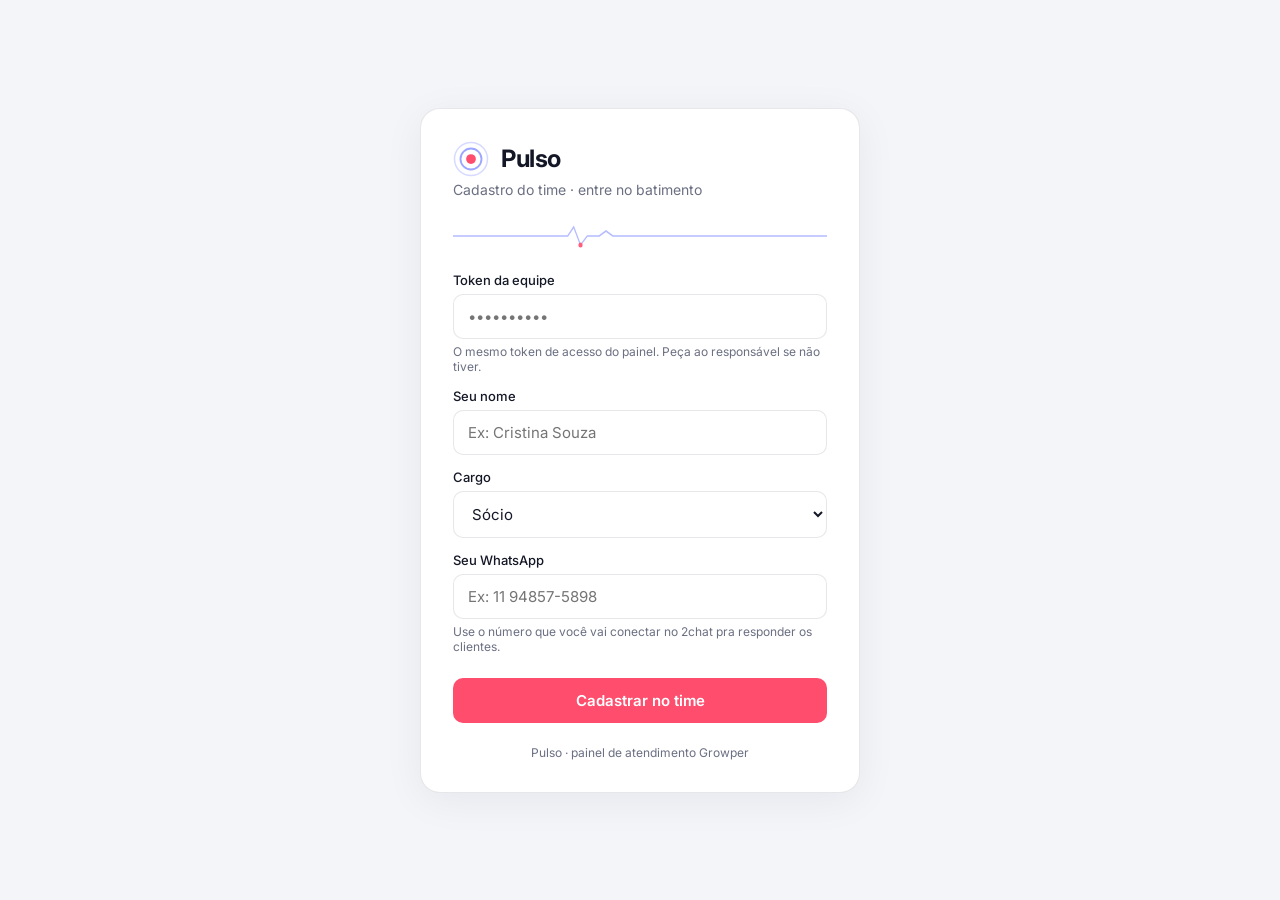
<file: cadastro.html>
<!DOCTYPE html>
<html lang="pt-BR">
<head>
  <meta charset="UTF-8" />
  <meta name="viewport" content="width=device-width, initial-scale=1.0" />
  <title>Pulso · Cadastro do time</title>
  <link rel="icon" type="image/svg+xml" href="favicon.svg" />
  <link rel="preconnect" href="https://fonts.googleapis.com" />
  <link rel="preconnect" href="https://fonts.gstatic.com" crossorigin />
  <link rel="stylesheet" href="https://fonts.googleapis.com/css2?family=Inter:wght@400;500;600;700&display=swap" />
  <style>
    :root{
      --pulso:#FF4D6D; --sinal:#5B6CFF; --tinta:#141726;
      --neutro:#F4F5F9; --muted:#6B6F82; --linha:rgba(20,23,38,0.10);
    }
    *{box-sizing:border-box;margin:0;padding:0}
    body{
      font-family:Inter,system-ui,sans-serif; background:var(--neutro); color:var(--tinta);
      min-height:100vh; display:flex; align-items:center; justify-content:center; padding:24px;
    }
    .card{
      width:100%; max-width:440px; background:#fff; border-radius:20px;
      border:1px solid var(--linha); padding:32px; box-shadow:0 8px 40px rgba(20,23,38,0.06);
    }
    .brand{display:flex; align-items:center; gap:12px; margin-bottom:4px}
    .brand h1{font-size:24px; font-weight:700; letter-spacing:-0.5px}
    .sub{color:var(--muted); font-size:14px; margin-bottom:24px}
    .ecg{display:block; width:100%; height:28px; margin:18px 0 22px; opacity:0.9}
    label{display:block; font-size:13px; font-weight:500; margin:14px 0 6px}
    input,select{
      width:100%; padding:12px 14px; font-size:15px; font-family:inherit;
      border:1px solid var(--linha); border-radius:10px; background:#fff; color:var(--tinta);
    }
    input:focus,select:focus{outline:none; border-color:var(--sinal); box-shadow:0 0 0 3px rgba(91,108,255,0.12)}
    .hint{font-size:12px; color:var(--muted); margin-top:5px}
    button{
      width:100%; margin-top:24px; padding:13px; font-size:15px; font-weight:600; font-family:inherit;
      color:#fff; background:var(--pulso); border:none; border-radius:10px; cursor:pointer;
    }
    button:hover{filter:brightness(0.95)}
    button:disabled{opacity:0.5; cursor:default}
    .msg{margin-top:16px; font-size:14px; padding:12px 14px; border-radius:10px; display:none}
    .msg.ok{display:block; background:rgba(59,109,17,0.08); color:#2E5A0E}
    .msg.err{display:block; background:rgba(179,64,42,0.08); color:#A3331F}
    .token-row{margin-bottom:4px}
    .footer{margin-top:22px; font-size:12px; color:var(--muted); text-align:center}
    .added{margin-top:18px; border-top:1px solid var(--linha); padding-top:14px}
    .added h3{font-size:13px; font-weight:600; color:var(--muted); margin-bottom:8px}
    .added ul{list-style:none; display:flex; flex-direction:column; gap:6px}
    .added li{font-size:14px; display:flex; align-items:center; gap:8px}
    .added li .dot{width:7px; height:7px; border-radius:50%; background:var(--pulso); flex:none}
  </style>
</head>
<body>
  <div class="card">
    <div class="brand">
      <svg viewBox="0 0 48 48" width="36" height="36" aria-hidden="true">
        <circle cx="24" cy="24" r="22" fill="none" stroke="#5B6CFF" stroke-width="2" opacity="0.25"/>
        <circle cx="24" cy="24" r="14" fill="none" stroke="#5B6CFF" stroke-width="2.5" opacity="0.6"/>
        <circle cx="24" cy="24" r="6.5" fill="#FF4D6D"/>
      </svg>
      <h1>Pulso</h1>
    </div>
    <p class="sub">Cadastro do time · entre no batimento</p>

    <svg class="ecg" viewBox="0 0 440 28" preserveAspectRatio="none" aria-hidden="true">
      <path d="M0 14 H120 L135 14 L142 5 L150 23 L158 14 L172 14 L180 9 L188 14 H440"
            fill="none" stroke="#5B6CFF" stroke-width="1.5" opacity="0.5"/>
      <circle cx="150" cy="23" r="2.5" fill="#FF4D6D"/>
    </svg>

    <div class="token-row">
      <label for="token">Token da equipe</label>
      <input type="password" id="token" placeholder="••••••••••" autocomplete="off" />
      <p class="hint">O mesmo token de acesso do painel. Peça ao responsável se não tiver.</p>
    </div>

    <label for="nome">Seu nome</label>
    <input type="text" id="nome" placeholder="Ex: Cristina Souza" />

    <label for="cargo">Cargo</label>
    <select id="cargo">
      <option value="Sócio">Sócio</option>
      <option value="Coordenador de CS">Coordenador de CS</option>
      <option value="Coordenador de performance">Coordenador de performance</option>
      <option value="Analista">Analista</option>
      <option value="CS">CS</option>
    </select>

    <label for="whatsapp">Seu WhatsApp</label>
    <input type="tel" id="whatsapp" placeholder="Ex: 11 94857-5898" inputmode="numeric" />
    <p class="hint">Use o número que você vai conectar no 2chat pra responder os clientes.</p>

    <button id="btn" onclick="cadastrar()">Cadastrar no time</button>

    <div id="msg" class="msg"></div>

    <div id="added" class="added" style="display:none">
      <h3>Cadastrados nesta sessão</h3>
      <ul id="added-list"></ul>
    </div>

    <p class="footer">Pulso · painel de atendimento Growper</p>
  </div>

  <script>
    const API_BASE = 'https://projetos-cs-growper-production.up.railway.app';
    const cadastrados = [];

    // Cargo (o que a pessoa escolhe) -> setor (campo travado do banco, define a cor do avatar)
    const CARGO_SETOR = {
      'Sócio': 'outro',
      'Coordenador de CS': 'cs',
      'Coordenador de performance': 'marketing',
      'Analista': 'cs',
      'CS': 'cs'
    };

    function setMsg(text, ok) {
      const el = document.getElementById('msg');
      el.textContent = text;
      el.className = 'msg ' + (ok ? 'ok' : 'err');
    }

    async function cadastrar() {
      const token = document.getElementById('token').value.trim();
      const nome = document.getElementById('nome').value.trim();
      const cargo = document.getElementById('cargo').value;
      const setor = CARGO_SETOR[cargo] || 'outro';
      const whatsapp = document.getElementById('whatsapp').value.trim();

      if (!token) { setMsg('Informe o token da equipe.', false); return; }
      if (!nome) { setMsg('Informe seu nome.', false); return; }
      if (!whatsapp || whatsapp.replace(/\D/g, '').length < 10) {
        setMsg('Informe um número de WhatsApp válido com DDD.', false); return;
      }

      const btn = document.getElementById('btn');
      btn.disabled = true; btn.textContent = 'Cadastrando...';

      try {
        const r = await fetch(`${API_BASE}/api/funcionarios/cadastro`, {
          method: 'POST',
          headers: { 'Content-Type': 'application/json', 'X-CS-Token': token },
          body: JSON.stringify({ nome, setor, whatsapp, cargo })
        });
        const data = await r.json().catch(() => ({}));

        if (r.status === 401) { setMsg('Token da equipe inválido.', false); return; }
        if (!r.ok) { setMsg(data.error || 'Não foi possível cadastrar. Tente de novo.', false); return; }

        setMsg(`${nome} cadastrado no time. Já pode acessar o painel.`, true);
        cadastrados.push({ nome, cargo });
        renderAdded();
        document.getElementById('nome').value = '';
        document.getElementById('whatsapp').value = '';
        document.getElementById('nome').focus();
      } catch (err) {
        setMsg('Servidor indisponível no momento. Tente de novo em instantes.', false);
      } finally {
        btn.disabled = false; btn.textContent = 'Cadastrar no time';
      }
    }

    function renderAdded() {
      if (!cadastrados.length) return;
      document.getElementById('added').style.display = 'block';
      document.getElementById('added-list').innerHTML = cadastrados
        .map(c => `<li><span class="dot"></span>${c.nome} · ${c.cargo}</li>`)
        .join('');
    }

    document.getElementById('whatsapp').addEventListener('keydown', (e) => {
      if (e.key === 'Enter') cadastrar();
    });
  </script>
</body>
</html>
</file>
